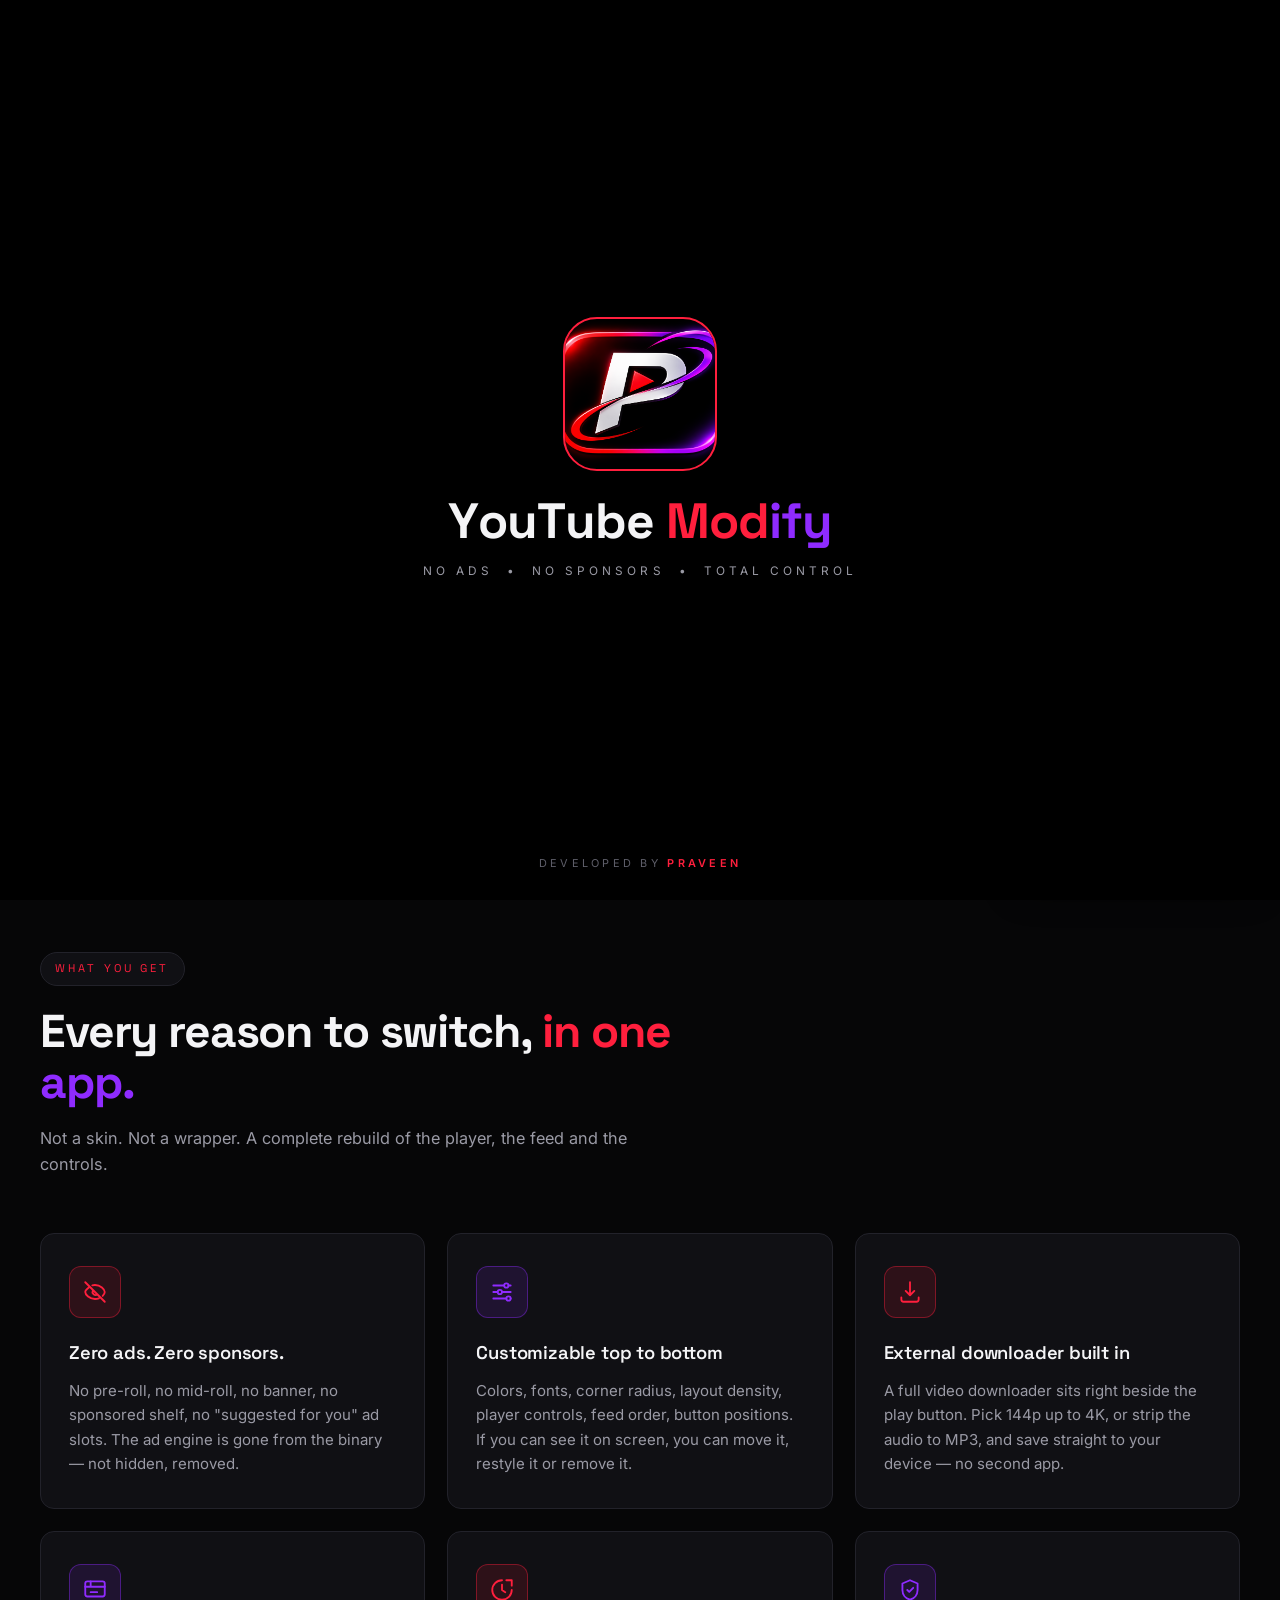
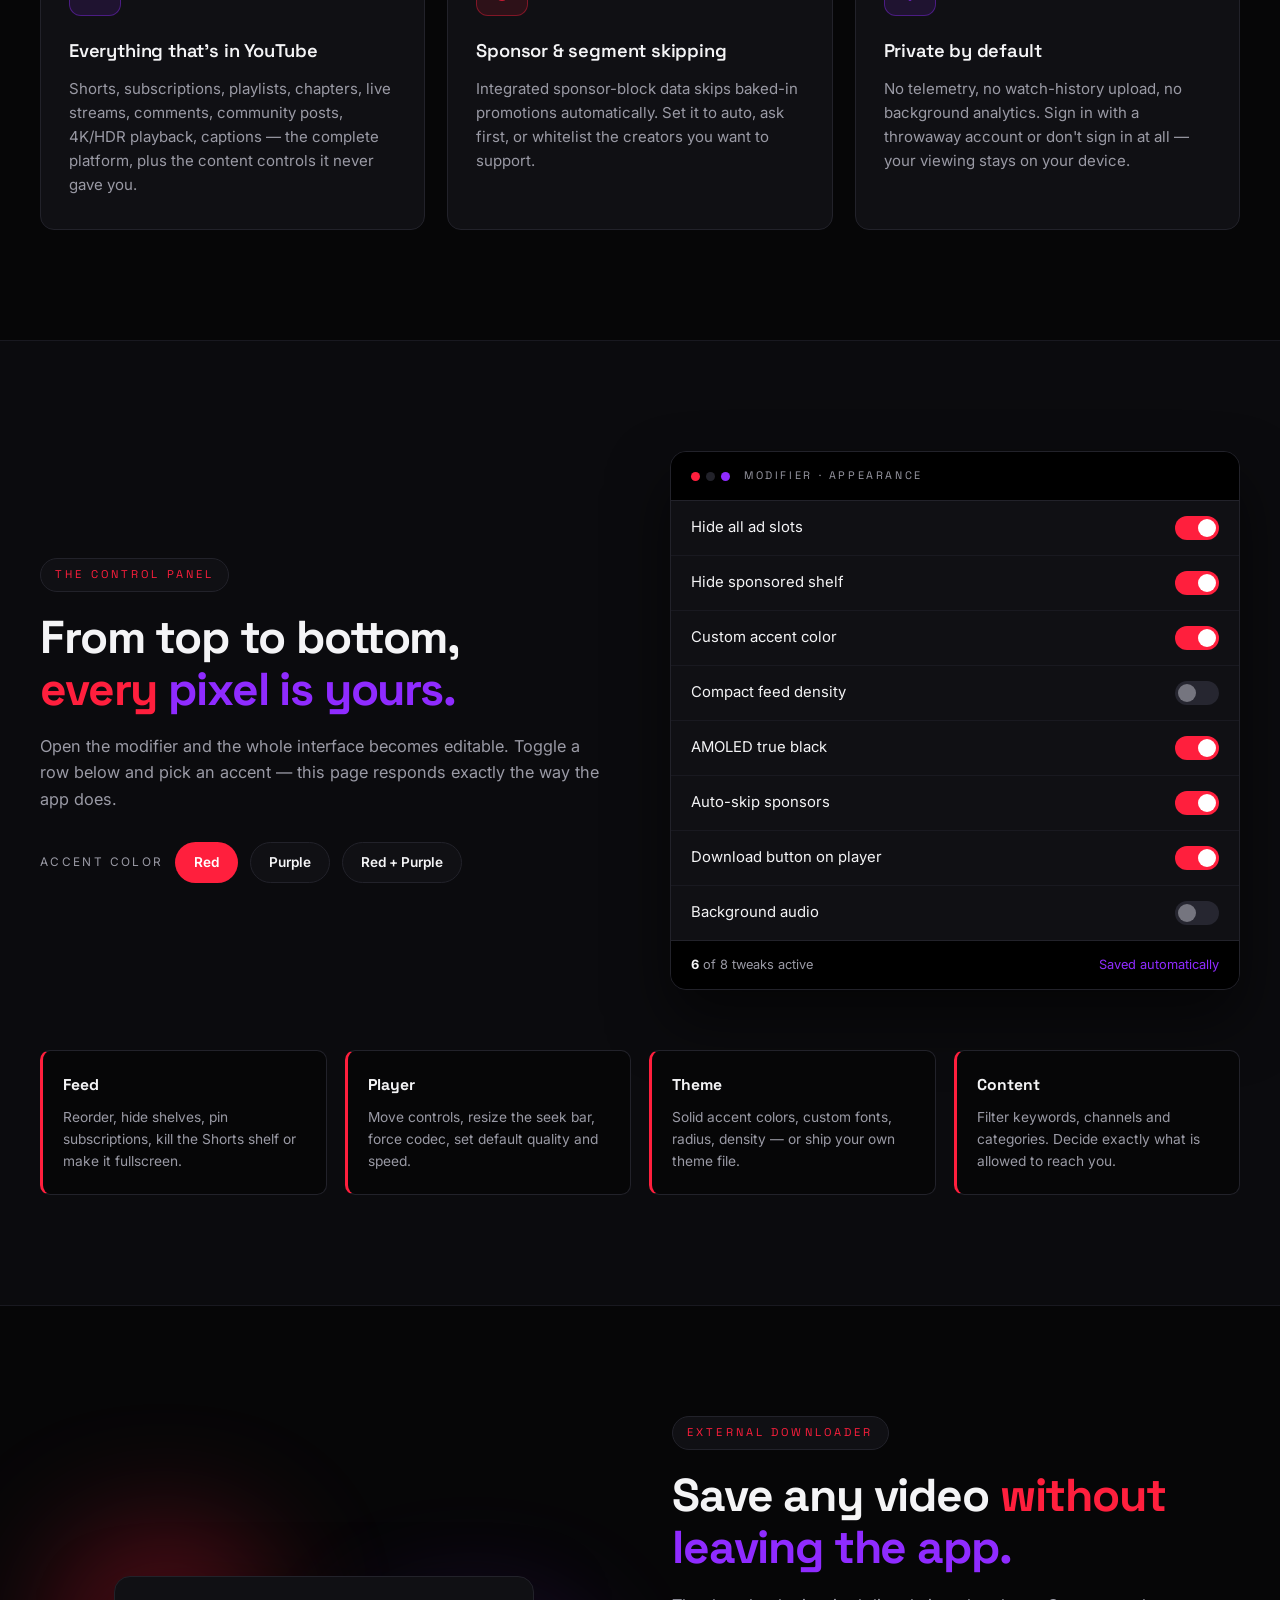
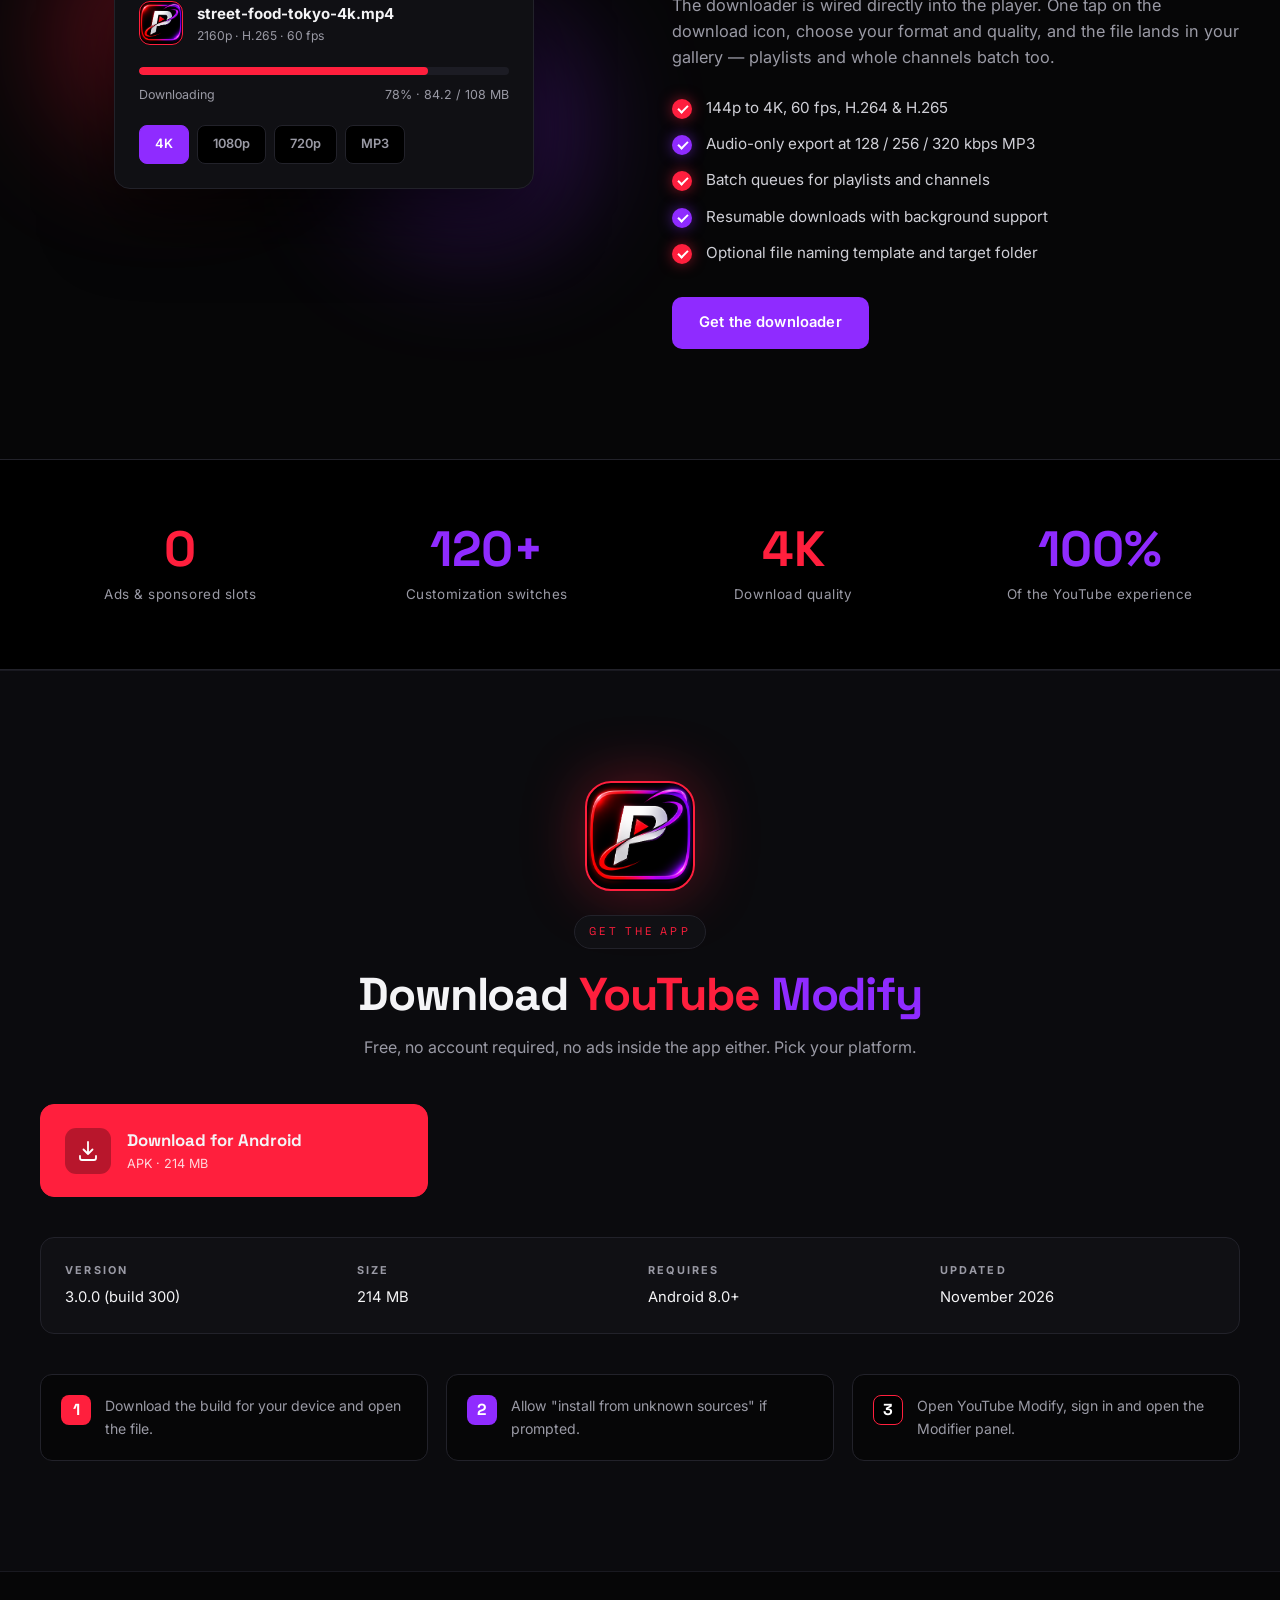
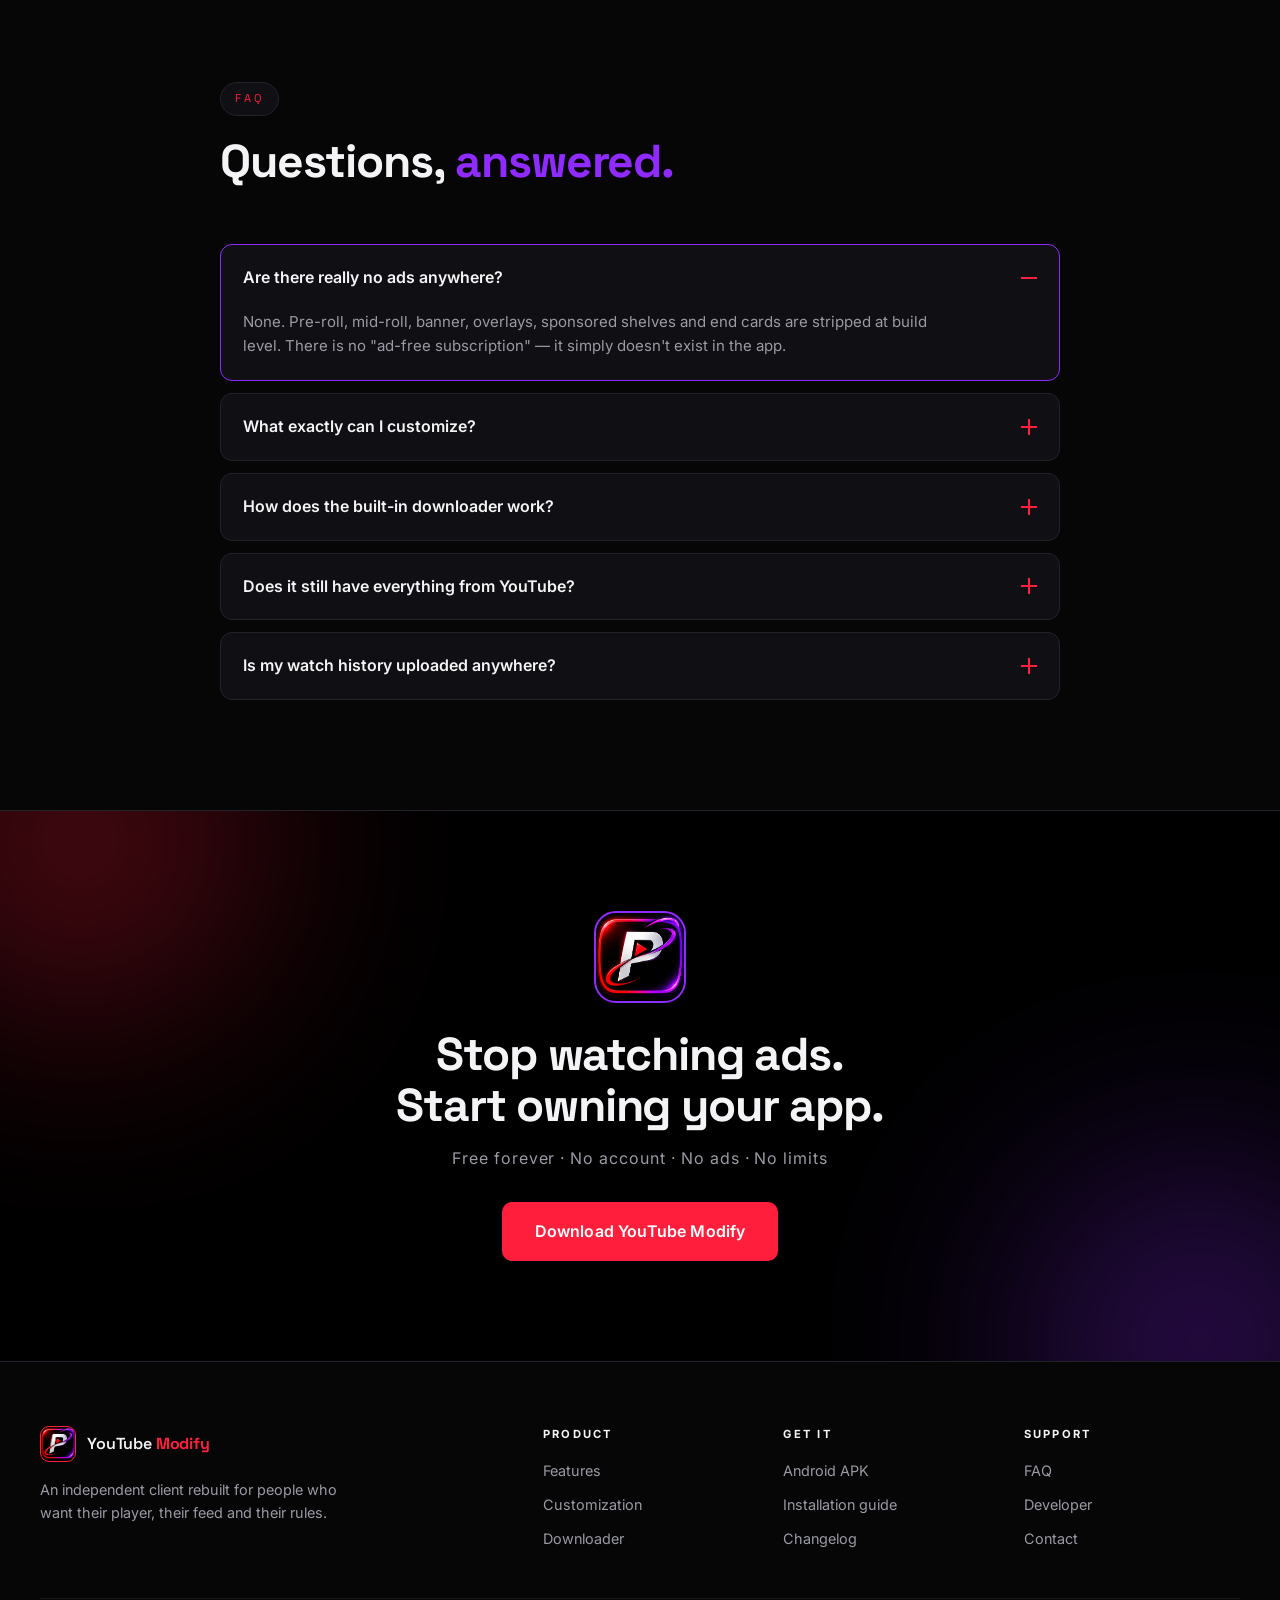
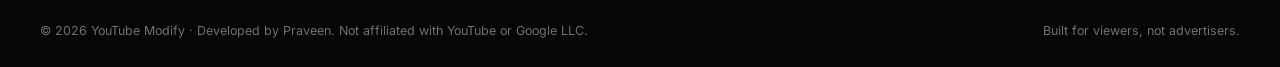
<file: index.html>
2<!DOCTYPE html>
<html lang="en">
<head>
<meta charset="UTF-8">
<meta name="viewport" content="width=device-width, initial-scale=1.0">
<title>YouTube Modify — Ad-Free. Fully Customizable.</title>
<meta name="description" content="YouTube Modify — zero ads, zero sponsored content, a built-in video downloader and total control over every pixel of your YouTube experience.">
<link rel="icon" href="logo.png" type="image/png">
<link rel="preconnect" href="https://fonts.googleapis.com">
<link rel="preconnect" href="https://fonts.gstatic.com" crossorigin>
<link href="https://fonts.googleapis.com/css2?family=Space+Grotesk:wght@500;600;700&family=Inter:wght@400;500;600&display=swap" rel="stylesheet">
<link rel="stylesheet" href="styles.css">
</head>
<body class="lock">

<!-- ============ INTRO ANIMATION ============ -->
<div class="intro" id="intro" aria-hidden="true">
  <div class="intro-panel intro-panel--top"></div>
  <div class="intro-panel intro-panel--bottom"></div>

  <div class="intro-core">
    <div class="intro-logo">
      <span class="intro-scan intro-scan--red"></span>
      <span class="intro-scan intro-scan--purple"></span>
      <img src="logo.png" alt="">
    </div>

    <h1 class="intro-title">
      <span class="ch">Y</span><span class="ch">o</span><span class="ch">u</span><span class="ch">T</span><span class="ch">u</span><span class="ch">b</span><span class="ch">e</span><span class="ch sp">&nbsp;</span><span class="ch acc">M</span><span class="ch acc">o</span><span class="ch acc">d</span><span class="ch acc">i</span><span class="ch acc">f</span><span class="ch acc">y</span>
    </h1>

    <p class="intro-sub">NO ADS &nbsp;•&nbsp; NO SPONSORS &nbsp;•&nbsp; TOTAL CONTROL</p>
  </div>

  <p class="intro-credit">Developed by <b>Praveen</b></p>
</div>

<!-- ============ HEADER ============ -->
<header class="nav" id="nav">
  <div class="wrap nav-inner">
    <a class="brand" href="#top">
      <img src="logo.png" alt="YouTube Modify logo">
      <span>YouTube&nbsp;<b>Modify</b></span>
    </a>

    <nav class="links" id="links">
      <a href="#features">Features</a>
      <a href="#control">Customize</a>
      <a href="#downloader">Downloader</a>
      <a href="#faq">FAQ</a>
      <a href="about.html">Developer</a>
    </nav>

    <div class="nav-cta">
      <a class="btn btn-red btn-sm" href="#download">Download</a>
      <button class="burger" id="burger" aria-label="Menu" type="button"><span></span><span></span><span></span></button>
    </div>
  </div>
</header>

<main id="top">

  <!-- ============ HERO ============ -->
  <section class="hero">
    <div class="hero-grid">
      <span class="tick tick-r"></span>
      <span class="tick tick-p"></span>
    </div>

    <div class="wrap hero-inner">
      <div class="hero-copy reveal">
        <span class="eyebrow">VERSION 3.0 &nbsp;/&nbsp; NOW AVAILABLE</span>
        <h1>YouTube, rebuilt the way <span class="hl-red">you</span> <span class="hl-purple">want it.</span></h1>
        <p class="lead">
          YouTube Modify strips out every ad and every sponsored slot, hands you the source code of
          your own experience, and drops a full external video downloader right inside the app.
          Nothing is locked. Everything is yours to change — from top to bottom.
        </p>

        <div class="hero-actions">
          <a class="btn btn-red btn-lg" href="#download">
            <svg viewBox="0 0 24 24" class="ico"><path d="M12 3v12m0 0 4.5-4.5M12 15l-4.5-4.5M4 17v2a2 2 0 0 0 2 2h12a2 2 0 0 0 2-2v-2"/></svg>
            Download the app
          </a>
          <a class="btn btn-ghost btn-lg" href="#features">See the features</a>
          <a class="btn btn-purple btn-lg" href="about.html">About developer</a>
        </div>

        <ul class="hero-meta">
          <li><b>0</b> ads, ever</li>
          <li><b>100%</b> customizable</li>
          <li><b>Built-in</b> downloader</li>
        </ul>
      </div>

      <div class="hero-visual reveal d2">
        <div class="frame">
          <span class="frame-edge frame-edge--red"></span>
          <span class="frame-edge frame-edge--purple"></span>
          <img src="logo.png" alt="YouTube Modify">
        </div>
        <div class="chip chip-1"><i class="dot-red"></i> Ads removed</div>
        <div class="chip chip-2"><i class="dot-purple"></i> Theme: custom</div>
        <div class="chip chip-3"><i class="dot-red"></i> 4K downloader ready</div>
      </div>
    </div>
  </section>

  <!-- ============ MARQUEE ============ -->
  <div class="marquee" aria-hidden="true">
    <div class="marquee-track">
      <span>NO ADS</span><span class="sep-red">●</span>
      <span>NO SPONSORED SLOTS</span><span class="sep-purple">●</span>
      <span>FULLY CUSTOMIZABLE</span><span class="sep-red">●</span>
      <span>BUILT-IN DOWNLOADER</span><span class="sep-purple">●</span>
      <span>EVERYTHING FROM YOUTUBE</span><span class="sep-red">●</span>
      <span>NO ADS</span><span class="sep-purple">●</span>
      <span>NO SPONSORED SLOTS</span><span class="sep-red">●</span>
      <span>FULLY CUSTOMIZABLE</span><span class="sep-purple">●</span>
      <span>BUILT-IN DOWNLOADER</span><span class="sep-red">●</span>
      <span>EVERYTHING FROM YOUTUBE</span><span class="sep-purple">●</span>
    </div>
  </div>

  <!-- ============ FEATURES ============ -->
  <section class="section" id="features">
    <div class="wrap">
      <div class="sec-head reveal">
        <span class="eyebrow">WHAT YOU GET</span>
        <h2>Every reason to switch, <span class="hl-red">in one</span> <span class="hl-purple">app.</span></h2>
        <p>Not a skin. Not a wrapper. A complete rebuild of the player, the feed and the controls.</p>
      </div>

      <div class="cards">
        <article class="card reveal">
          <span class="card-ico red">
            <svg viewBox="0 0 24 24"><path d="M3 3l18 18M9.5 5.8A9.6 9.6 0 0 1 12 5.5c5 0 9 4 9 6.5 0 1-.7 2.4-1.9 3.6M6.3 7.9C4.6 9.2 3 10.9 3 12c0 2.5 4 6.5 9 6.5 1.3 0 2.5-.3 3.6-.7M10 10.5a3 3 0 0 0 4 4"/></svg>
          </span>
          <h3>Zero ads. Zero sponsors.</h3>
          <p>No pre-roll, no mid-roll, no banner, no sponsored shelf, no "suggested for you" ad slots. The ad engine is gone from the binary — not hidden, removed.</p>
        </article>

        <article class="card reveal d2">
          <span class="card-ico purple">
            <svg viewBox="0 0 24 24"><path d="M4 6h10M18 6h2M4 12h4M12 12h8M4 18h12M20 18h0"/><circle cx="16" cy="6" r="2"/><circle cx="10" cy="12" r="2"/><circle cx="18" cy="18" r="2"/></svg>
          </span>
          <h3>Customizable top to bottom</h3>
          <p>Colors, fonts, corner radius, layout density, player controls, feed order, button positions. If you can see it on screen, you can move it, restyle it or remove it.</p>
        </article>

        <article class="card reveal d3">
          <span class="card-ico red">
            <svg viewBox="0 0 24 24"><path d="M12 3v12m0 0 4-4m-4 4-4-4M4 17v2a2 2 0 0 0 2 2h12a2 2 0 0 0 2-2v-2"/></svg>
          </span>
          <h3>External downloader built in</h3>
          <p>A full video downloader sits right beside the play button. Pick 144p up to 4K, or strip the audio to MP3, and save straight to your device — no second app.</p>
        </article>

        <article class="card reveal">
          <span class="card-ico purple">
            <svg viewBox="0 0 24 24"><rect x="3" y="4" width="18" height="14" rx="2"/><path d="M3 9h18M8 4v5M8 14h6"/></svg>
          </span>
          <h3>Everything that's in YouTube</h3>
          <p>Shorts, subscriptions, playlists, chapters, live streams, comments, community posts, 4K/HDR playback, captions — the complete platform, plus the content controls it never gave you.</p>
        </article>

        <article class="card reveal d2">
          <span class="card-ico red">
            <svg viewBox="0 0 24 24"><path d="M12 3a9 9 0 1 0 9 9"/><path d="M12 7v5l3 2M16 3h5v5"/></svg>
          </span>
          <h3>Sponsor &amp; segment skipping</h3>
          <p>Integrated sponsor-block data skips baked-in promotions automatically. Set it to auto, ask first, or whitelist the creators you want to support.</p>
        </article>

        <article class="card reveal d3">
          <span class="card-ico purple">
            <svg viewBox="0 0 24 24"><path d="M12 3l7 3v6c0 4.2-2.9 7.8-7 9-4.1-1.2-7-4.8-7-9V6z"/><path d="M9.5 12l1.8 1.8L15 10"/></svg>
          </span>
          <h3>Private by default</h3>
          <p>No telemetry, no watch-history upload, no background analytics. Sign in with a throwaway account or don't sign in at all — your viewing stays on your device.</p>
        </article>
      </div>
    </div>
  </section>

  <!-- ============ CUSTOMIZATION CONTROL PANEL ============ -->
  <section class="section section-alt" id="control">
    <div class="wrap control">
      <div class="control-copy reveal">
        <span class="eyebrow">THE CONTROL PANEL</span>
        <h2>From top to bottom,<br><span class="hl-red">every</span> <span class="hl-purple">pixel is yours.</span></h2>
        <p>
          Open the modifier and the whole interface becomes editable. Toggle a row below and pick an
          accent — this page responds exactly the way the app does.
        </p>

        <div class="swatches">
          <span class="swatch-label">Accent color</span>
          <button class="swatch sw-red is-on" data-accent="red" type="button">Red</button>
          <button class="swatch sw-purple" data-accent="purple" type="button">Purple</button>
          <button class="swatch sw-both" data-accent="both" type="button">Red + Purple</button>
        </div>
      </div>

      <div class="panel reveal d2">
        <div class="panel-head">
          <span class="panel-dots"><i></i><i></i><i></i></span>
          <span class="panel-title">MODIFIER · APPEARANCE</span>
        </div>

        <ul class="switches" id="switches">
          <li><span>Hide all ad slots</span><button class="sw is-on" type="button" aria-pressed="true"><i></i></button></li>
          <li><span>Hide sponsored shelf</span><button class="sw is-on" type="button" aria-pressed="true"><i></i></button></li>
          <li><span>Custom accent color</span><button class="sw is-on" type="button" aria-pressed="true"><i></i></button></li>
          <li><span>Compact feed density</span><button class="sw" type="button" aria-pressed="false"><i></i></button></li>
          <li><span>AMOLED true black</span><button class="sw is-on" type="button" aria-pressed="true"><i></i></button></li>
          <li><span>Auto-skip sponsors</span><button class="sw is-on" type="button" aria-pressed="true"><i></i></button></li>
          <li><span>Download button on player</span><button class="sw is-on" type="button" aria-pressed="true"><i></i></button></li>
          <li><span>Background audio</span><button class="sw" type="button" aria-pressed="false"><i></i></button></li>
        </ul>

        <div class="panel-foot">
          <span><b id="switchCount">6</b> of 8 tweaks active</span>
          <span class="save">Saved automatically</span>
        </div>
      </div>
    </div>

    <div class="wrap mod-grid">
      <div class="mod reveal"><b>Feed</b><p>Reorder, hide shelves, pin subscriptions, kill the Shorts shelf or make it fullscreen.</p></div>
      <div class="mod reveal d2"><b>Player</b><p>Move controls, resize the seek bar, force codec, set default quality and speed.</p></div>
      <div class="mod reveal d3"><b>Theme</b><p>Solid accent colors, custom fonts, radius, density — or ship your own theme file.</p></div>
      <div class="mod reveal d4"><b>Content</b><p>Filter keywords, channels and categories. Decide exactly what is allowed to reach you.</p></div>
    </div>
  </section>

  <!-- ============ DOWNLOADER ============ -->
  <section class="section" id="downloader">
    <div class="wrap split">
      <div class="split-visual reveal">
        <div class="dl-card">
          <div class="dl-top">
            <img src="logo.png" alt="">
            <div>
              <b>street-food-tokyo-4k.mp4</b>
              <span>2160p · H.265 · 60 fps</span>
            </div>
          </div>
          <div class="dl-bar"><i></i></div>
          <div class="dl-stats">
            <span>Downloading</span>
            <span>78% · 84.2 / 108 MB</span>
          </div>
          <div class="dl-opts">
            <button class="opt is-on" type="button">4K</button>
            <button class="opt" type="button">1080p</button>
            <button class="opt" type="button">720p</button>
            <button class="opt" type="button">MP3</button>
          </div>
        </div>
        <span class="dl-glow dl-glow--red"></span>
        <span class="dl-glow dl-glow--purple"></span>
      </div>

      <div class="split-copy reveal d2">
        <span class="eyebrow">EXTERNAL DOWNLOADER</span>
        <h2>Save any video <span class="hl-red">without</span> <span class="hl-purple">leaving the app.</span></h2>
        <p>
          The downloader is wired directly into the player. One tap on the download icon, choose your
          format and quality, and the file lands in your gallery — playlists and whole channels batch too.
        </p>
        <ul class="checks">
          <li>144p to 4K, 60 fps, H.264 &amp; H.265</li>
          <li>Audio-only export at 128 / 256 / 320 kbps MP3</li>
          <li>Batch queues for playlists and channels</li>
          <li>Resumable downloads with background support</li>
          <li>Optional file naming template and target folder</li>
        </ul>
        <a class="btn btn-purple" href="#download">Get the downloader</a>
      </div>
    </div>
  </section>

  <!-- ============ STATS ============ -->
  <section class="stats">
    <div class="wrap stats-inner">
      <div class="stat reveal"><b>0</b><span>Ads &amp; sponsored slots</span></div>
      <div class="stat reveal d2"><b>120+</b><span>Customization switches</span></div>
      <div class="stat reveal d3"><b>4K</b><span>Download quality</span></div>
      <div class="stat reveal d4"><b>100%</b><span>Of the YouTube experience</span></div>
    </div>
  </section>

  <!-- ============ DOWNLOAD ============ -->
  <section class="section section-alt" id="download">
    <div class="wrap dl-wrap">
      <div class="dl-head reveal">
        <img src="logo.png" alt="YouTube Modify">
        <span class="eyebrow">GET THE APP</span>
        <h2>Download <span class="hl-red">YouTube</span> <span class="hl-purple">Modify</span></h2>
        <p>Free, no account required, no ads inside the app either. Pick your platform.</p>
      </div>

      <div class="dl-buttons reveal d2">
        <a class="big-btn big-red" href="https://github.com/Praveendev629/mytube/releases/download/Mytube/mytube.apk">
          <span class="big-ico">
            <svg viewBox="0 0 24 24"><path d="M12 3v12m0 0 4.5-4.5M12 15l-4.5-4.5M4 17v2a2 2 0 0 0 2 2h12a2 2 0 0 0 2-2v-2"/></svg>
          </span>
          <span class="big-txt">
            <b>Download for Android</b>
            <i>APK · 214 MB</i>
          </span>
        </a>
      </div>

      <div class="dl-info reveal d3">
        <div><b>Version</b><span>3.0.0 (build 300)</span></div>
        <div><b>Size</b><span>214 MB</span></div>
        <div><b>Requires</b><span>Android 8.0+</span></div>
        <div><b>Updated</b><span>November 2026</span></div>
      </div>

      <ol class="steps reveal d4">
        <li><b>1</b><span>Download the build for your device and open the file.</span></li>
        <li><b>2</b><span>Allow "install from unknown sources" if prompted.</span></li>
        <li><b>3</b><span>Open YouTube Modify, sign in and open the Modifier panel.</span></li>
      </ol>
    </div>
  </section>

  <!-- ============ FAQ ============ -->
  <section class="section" id="faq">
    <div class="wrap narrow">
      <div class="sec-head reveal">
        <span class="eyebrow">FAQ</span>
        <h2>Questions, <span class="hl-purple">answered.</span></h2>
      </div>

      <div class="faq reveal d2">
        <details open>
          <summary>Are there really no ads anywhere?<i></i></summary>
          <p>None. Pre-roll, mid-roll, banner, overlays, sponsored shelves and end cards are stripped at build level. There is no "ad-free subscription" — it simply doesn't exist in the app.</p>
        </details>
        <details>
          <summary>What exactly can I customize?<i></i></summary>
          <p>Everything visible: theme colors, fonts, radius, density, player controls and their positions, feed order, hidden shelves, Shorts behaviour, default quality, notification rules and content filters — 120+ switches plus custom theme files.</p>
        </details>
        <details>
          <summary>How does the built-in downloader work?<i></i></summary>
          <p>Tap the download icon on any player, choose 144p–4K video or MP3 audio, and the file is saved to your chosen folder. Playlists and channels can be queued in batch with resumable background downloads.</p>
        </details>
        <details>
          <summary>Does it still have everything from YouTube?<i></i></summary>
          <p>Yes — Shorts, subscriptions, playlists, chapters, live streams, comments, community posts, captions, HDR and 4K playback. You get the entire platform plus controls the official app doesn't expose.</p>
        </details>
        <details>
          <summary>Is my watch history uploaded anywhere?<i></i></summary>
          <p>No. There is no telemetry or analytics SDK. History and downloads stay on your device, and you can use the app without signing in at all.</p>
        </details>
      </div>
    </div>
  </section>

  <!-- ============ FINAL CTA ============ -->
  <section class="cta">
    <div class="wrap cta-inner reveal">
      <img src="logo.png" alt="">
      <h2>Stop watching ads.<br>Start owning your app.</h2>
      <p>Free forever · No account · No ads · No limits</p>
      <a class="btn btn-red btn-lg" href="#download">Download YouTube Modify</a>
    </div>
  </section>

</main>

<footer class="foot">
  <div class="wrap foot-inner">
    <div class="foot-brand">
      <a class="brand" href="#top"><img src="logo.png" alt=""><span>YouTube&nbsp;<b>Modify</b></span></a>
      <p>An independent client rebuilt for people who want their player, their feed and their rules.</p>
    </div>

    <div class="foot-cols">
      <div><b>Product</b><a href="#features">Features</a><a href="#control">Customization</a><a href="#downloader">Downloader</a></div>
      <div><b>Get it</b><a href="#download">Android APK</a><a href="#download">Installation guide</a><a href="#download">Changelog</a></div>
      <div><b>Support</b><a href="#faq">FAQ</a><a href="about.html">Developer</a><a href="#faq">Contact</a></div>
    </div>
  </div>
  <div class="wrap foot-bar">
    <span>© 2026 YouTube Modify · Developed by Praveen. Not affiliated with YouTube or Google LLC.</span>
    <span>Built for viewers, not advertisers.</span>
  </div>
</footer>

<a class="watermark" href="about.html">
  <img src="logo.png" alt="">
  Developed by <b>Praveen</b>
</a>

<script src="script.js"></script>
</body>
</html>
</file>
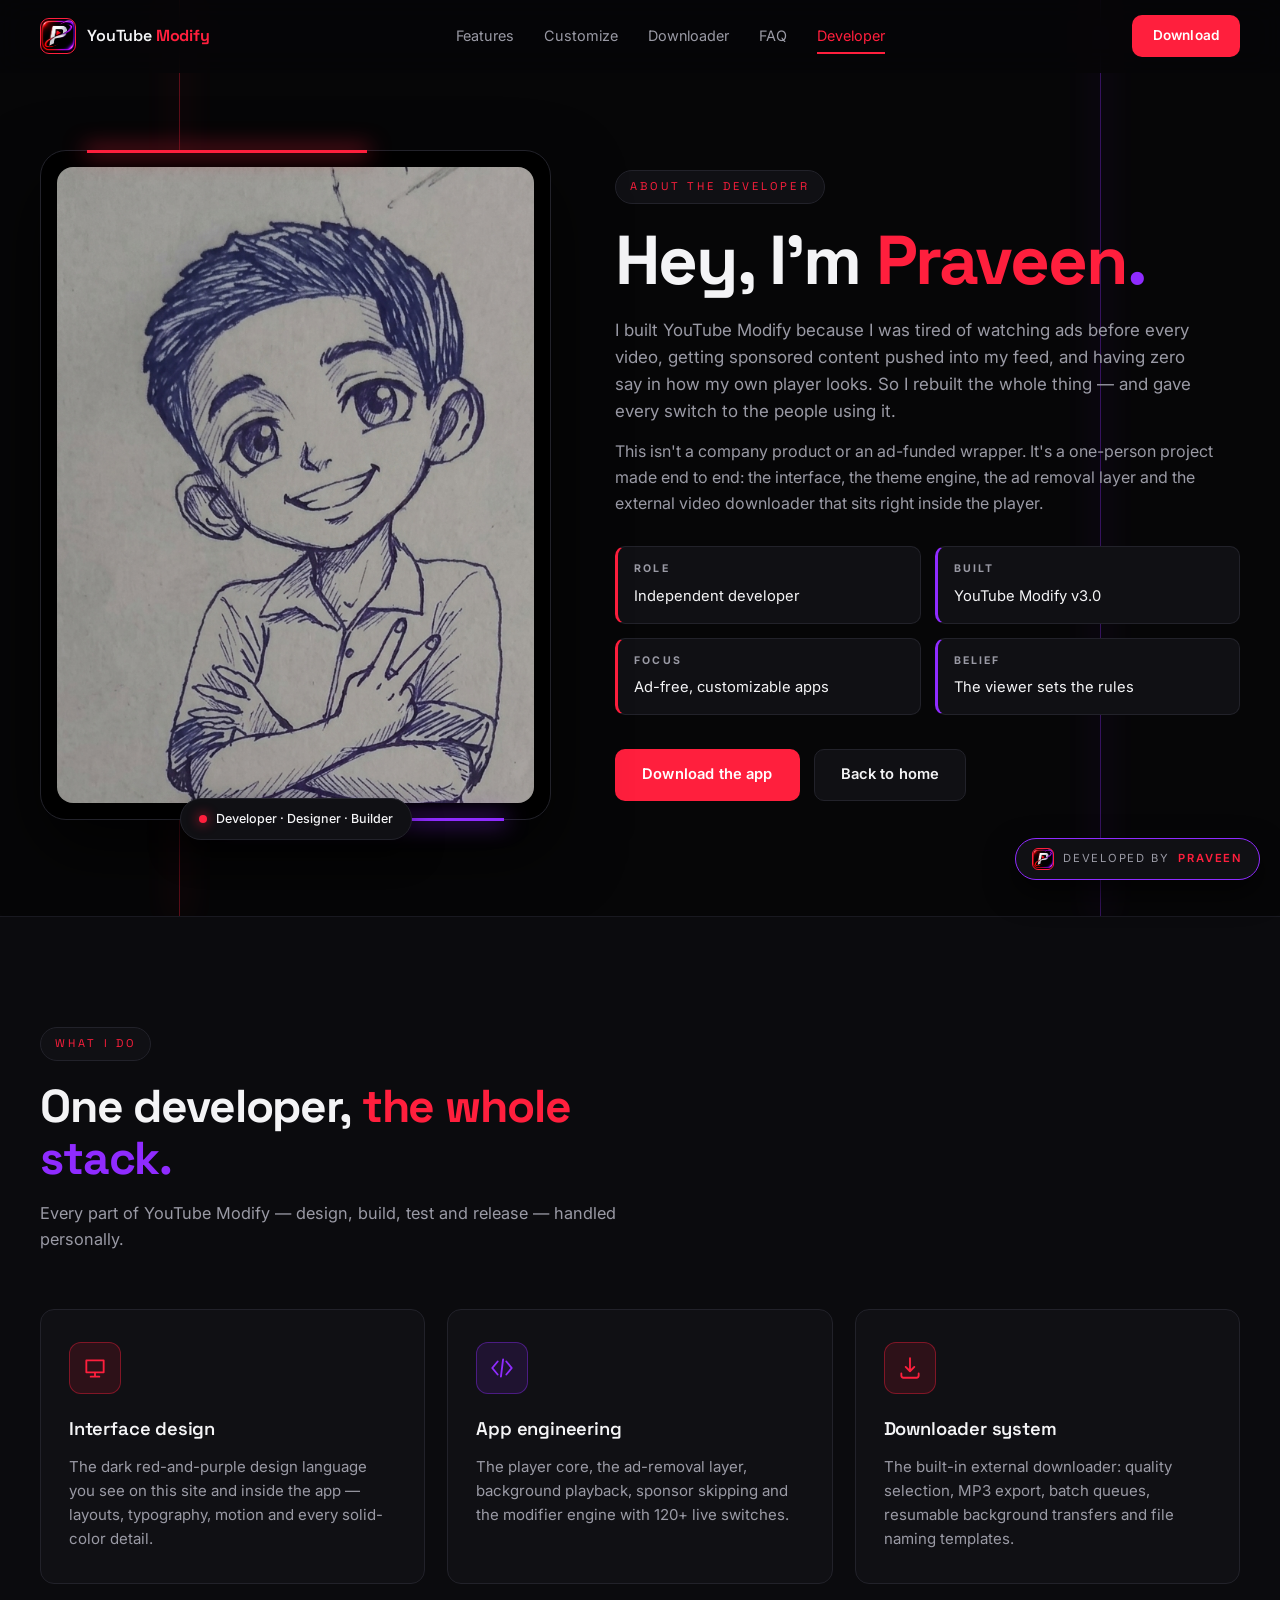
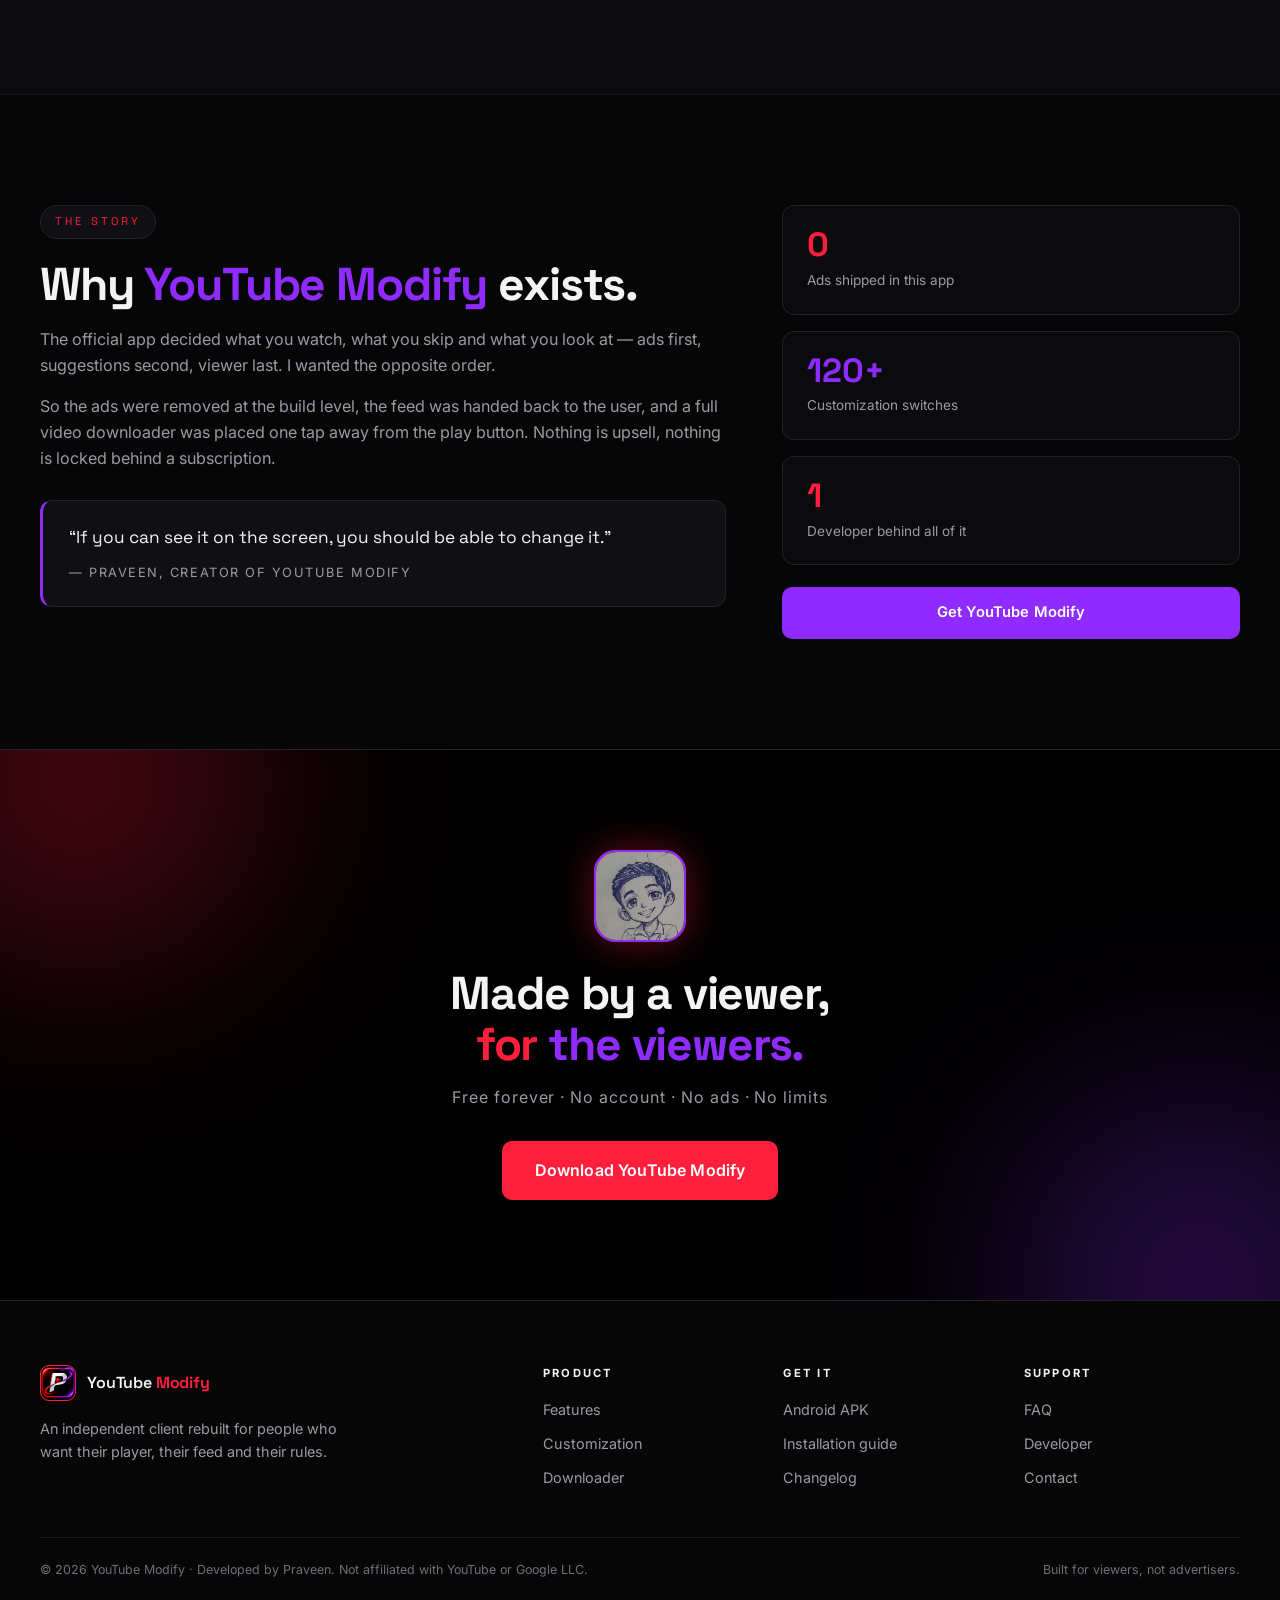
<file: about.html>
<!DOCTYPE html>
<html lang="en">
<head>
<meta charset="UTF-8">
<meta name="viewport" content="width=device-width, initial-scale=1.0">
<title>About the Developer — YouTube Modify</title>
<meta name="description" content="Meet Praveen, the developer behind YouTube Modify.">
<link rel="icon" href="logo.png" type="image/png">
<link rel="preconnect" href="https://fonts.googleapis.com">
<link rel="preconnect" href="https://fonts.gstatic.com" crossorigin>
<link href="https://fonts.googleapis.com/css2?family=Space+Grotesk:wght@500;600;700&family=Inter:wght@400;500;600&display=swap" rel="stylesheet">
<link rel="stylesheet" href="styles.css">
</head>
<body>

<header class="nav is-stuck" id="nav">
  <div class="wrap nav-inner">
    <a class="brand" href="index.html">
      <img src="logo.png" alt="YouTube Modify logo">
      <span>YouTube&nbsp;<b>Modify</b></span>
    </a>

    <nav class="links" id="links">
      <a href="index.html#features">Features</a>
      <a href="index.html#control">Customize</a>
      <a href="index.html#downloader">Downloader</a>
      <a href="index.html#faq">FAQ</a>
      <a href="about.html" class="is-active">Developer</a>
    </nav>

    <div class="nav-cta">
      <a class="btn btn-red btn-sm" href="index.html#download">Download</a>
      <button class="burger" id="burger" aria-label="Menu" type="button"><span></span><span></span><span></span></button>
    </div>
  </div>
</header>

<main>

  <!-- ============ ABOUT HERO ============ -->
  <section class="about-hero">
    <div class="about-deco">
      <span class="about-line about-line--red"></span>
      <span class="about-line about-line--purple"></span>
    </div>

    <div class="wrap about-grid">
      <div class="about-photo reveal">
        <div class="photo-frame">
          <span class="photo-edge photo-edge--red"></span>
          <span class="photo-edge photo-edge--purple"></span>
          <img src="creator.png" alt="Praveen — developer of YouTube Modify">
        </div>
        <div class="photo-tag"><i class="dot-red"></i> Developer · Designer · Builder</div>
      </div>

      <div class="about-copy reveal d2">
        <span class="eyebrow">ABOUT THE DEVELOPER</span>
        <h1>Hey, I'm <span class="hl-red">Praveen</span><span class="hl-purple">.</span></h1>
        <p class="lead">
          I built YouTube Modify because I was tired of watching ads before every video,
          getting sponsored content pushed into my feed, and having zero say in how my own
          player looks. So I rebuilt the whole thing — and gave every switch to the people using it.
        </p>
        <p>
          This isn't a company product or an ad-funded wrapper. It's a one-person project
          made end to end: the interface, the theme engine, the ad removal layer and the
          external video downloader that sits right inside the player.
        </p>

        <ul class="about-facts">
          <li><b>Role</b><span>Independent developer</span></li>
          <li><b>Built</b><span>YouTube Modify v3.0</span></li>
          <li><b>Focus</b><span>Ad-free, customizable apps</span></li>
          <li><b>Belief</b><span>The viewer sets the rules</span></li>
        </ul>

        <div class="hero-actions">
          <a class="btn btn-red" href="index.html#download">Download the app</a>
          <a class="btn btn-ghost" href="index.html">Back to home</a>
        </div>
      </div>
    </div>
  </section>

  <!-- ============ SKILLS ============ -->
  <section class="section section-alt">
    <div class="wrap">
      <div class="sec-head reveal">
        <span class="eyebrow">WHAT I DO</span>
        <h2>One developer, <span class="hl-red">the whole</span> <span class="hl-purple">stack.</span></h2>
        <p>Every part of YouTube Modify — design, build, test and release — handled personally.</p>
      </div>

      <div class="cards">
        <article class="card reveal">
          <span class="card-ico red">
            <svg viewBox="0 0 24 24"><path d="M4 5h16v11H4zM8 20h8M12 16v4"/></svg>
          </span>
          <h3>Interface design</h3>
          <p>The dark red-and-purple design language you see on this site and inside the app — layouts, typography, motion and every solid-color detail.</p>
        </article>

        <article class="card reveal d2">
          <span class="card-ico purple">
            <svg viewBox="0 0 24 24"><path d="M8 6 3 12l5 6M16 6l5 6-5 6M13 4l-2 16"/></svg>
          </span>
          <h3>App engineering</h3>
          <p>The player core, the ad-removal layer, background playback, sponsor skipping and the modifier engine with 120+ live switches.</p>
        </article>

        <article class="card reveal d3">
          <span class="card-ico red">
            <svg viewBox="0 0 24 24"><path d="M12 3v12m0 0 4-4m-4 4-4-4M4 17v2a2 2 0 0 0 2 2h12a2 2 0 0 0 2-2v-2"/></svg>
          </span>
          <h3>Downloader system</h3>
          <p>The built-in external downloader: quality selection, MP3 export, batch queues, resumable background transfers and file naming templates.</p>
        </article>
      </div>
    </div>
  </section>

  <!-- ============ STORY ============ -->
  <section class="section">
    <div class="wrap story">
      <div class="story-copy reveal">
        <span class="eyebrow">THE STORY</span>
        <h2>Why <span class="hl-purple">YouTube Modify</span> exists.</h2>
        <p>
          The official app decided what you watch, what you skip and what you look at —
          ads first, suggestions second, viewer last. I wanted the opposite order.
        </p>
        <p>
          So the ads were removed at the build level, the feed was handed back to the user,
          and a full video downloader was placed one tap away from the play button.
          Nothing is upsell, nothing is locked behind a subscription.
        </p>
        <blockquote>
          “If you can see it on the screen, you should be able to change it.”
          <cite>— Praveen, creator of YouTube Modify</cite>
        </blockquote>
      </div>

      <div class="story-side reveal d2">
        <div class="story-stat"><b>0</b><span>Ads shipped in this app</span></div>
        <div class="story-stat"><b>120+</b><span>Customization switches</span></div>
        <div class="story-stat"><b>1</b><span>Developer behind all of it</span></div>
        <a class="btn btn-purple" href="index.html#download">Get YouTube Modify</a>
      </div>
    </div>
  </section>

  <!-- ============ CTA ============ -->
  <section class="cta">
    <div class="wrap cta-inner reveal">
      <img src="creator.png" alt="Praveen" class="cta-avatar">
      <h2>Made by a viewer,<br><span class="hl-red">for</span> <span class="hl-purple">the viewers.</span></h2>
      <p>Free forever · No account · No ads · No limits</p>
      <a class="btn btn-red btn-lg" href="index.html#download">Download YouTube Modify</a>
    </div>
  </section>

</main>

<footer class="foot">
  <div class="wrap foot-inner">
    <div class="foot-brand">
      <a class="brand" href="index.html"><img src="logo.png" alt=""><span>YouTube&nbsp;<b>Modify</b></span></a>
      <p>An independent client rebuilt for people who want their player, their feed and their rules.</p>
    </div>

    <div class="foot-cols">
      <div><b>Product</b><a href="index.html#features">Features</a><a href="index.html#control">Customization</a><a href="index.html#downloader">Downloader</a></div>
      <div><b>Get it</b><a href="index.html#download">Android APK</a><a href="index.html#download">Installation guide</a><a href="index.html#faq">Changelog</a></div>
      <div><b>Support</b><a href="index.html#faq">FAQ</a><a href="about.html">Developer</a><a href="index.html#faq">Contact</a></div>
    </div>
  </div>
  <div class="wrap foot-bar">
    <span>© 2026 YouTube Modify · Developed by Praveen. Not affiliated with YouTube or Google LLC.</span>
    <span>Built for viewers, not advertisers.</span>
  </div>
</footer>

<a class="watermark" href="about.html">
  <img src="logo.png" alt="">
  Developed by <b>Praveen</b>
</a>

<script src="script.js"></script>
</body>
</html>
</file>
<file: styles.css>
/* ============================================================
   YouTube Modify — launch site
   Solid colors only. Red / Purple / Black. No gradients.
   ============================================================ */

:root{
  --black:#000000;
  --bg:#060607;
  --bg-alt:#0b0b0e;
  --panel:#101014;
  --line:#22222a;
  --line-soft:#191920;
  --red:#ff1f3d;
  --red-dim:#c8142e;
  --purple:#8f2bff;
  --purple-dim:#6a1ed1;
  --white:#f4f4f6;
  --muted:#9a9aa5;
  --accent:var(--red);
  --accent2:var(--purple);
  --r:14px;
  --wrap:1200px;
}

*{margin:0;padding:0;box-sizing:border-box}
html{scroll-behavior:smooth}
body{
  background:var(--bg);
  color:var(--white);
  font-family:"Inter",system-ui,-apple-system,"Segoe UI",sans-serif;
  line-height:1.6;
  overflow-x:hidden;
  -webkit-font-smoothing:antialiased;
}
body.lock{overflow:hidden;height:100vh}
img{max-width:100%;display:block}
a{color:inherit;text-decoration:none}
button{font:inherit;cursor:pointer;border:none;background:none;color:inherit}
h1,h2,h3,.brand,.eyebrow,.stat b,.intro-title{font-family:"Space Grotesk","Inter",sans-serif}
h1{font-size:clamp(2.4rem,5.4vw,4.4rem);line-height:1.06;letter-spacing:-.03em;font-weight:700}
h2{font-size:clamp(1.9rem,3.6vw,3rem);line-height:1.12;letter-spacing:-.025em;font-weight:700}
h3{font-size:1.15rem;letter-spacing:-.01em;font-weight:600}
p{color:var(--muted)}
.wrap{width:min(100% - 40px,var(--wrap));margin-inline:auto}
.narrow{max-width:840px}
.hl-red{color:var(--red)}
.hl-purple{color:var(--purple)}

/* ---------------- INTRO ---------------- */
.intro{
  position:fixed;inset:0;z-index:999;
  display:grid;place-items:center;
  pointer-events:auto;
}
.intro-panel{
  position:absolute;left:0;width:100%;height:50.5%;
  background:var(--black);
  transition:transform .75s cubic-bezier(.76,0,.24,1),box-shadow .25s ease;
}
.intro-panel--top{top:0;transform:translateY(0)}
.intro-panel--bottom{bottom:0;transform:translateY(0)}
.intro.is-closing .intro-panel--top{transform:translateY(-101%);box-shadow:0 2px 0 var(--red)}
.intro.is-closing .intro-panel--bottom{transform:translateY(101%);box-shadow:0 -2px 0 var(--purple)}
.intro.is-closing{pointer-events:none}

.intro-core{
  position:relative;z-index:2;text-align:center;
  transition:opacity .3s ease,transform .5s ease;
}
.intro.is-closing .intro-core{opacity:0;transform:scale(.96)}

.intro-logo{
  position:relative;width:150px;height:150px;margin:0 auto 26px;
  border-radius:32px;overflow:hidden;
  outline:2px solid var(--red);
  animation:logoIn .8s cubic-bezier(.16,1,.3,1) .5s both;
}
.intro-logo img{width:100%;height:100%;object-fit:cover}
.intro-scan{position:absolute;top:0;height:100%;width:6px;opacity:.95}
.intro-scan--red{left:-10px;background:var(--red);animation:scanR .9s ease-out 1.5s both}
.intro-scan--purple{right:-10px;background:var(--purple);animation:scanP .9s ease-out 1.5s both}
@keyframes logoIn{
  from{opacity:0;transform:scale(.6) rotate(-8deg)}
  to{opacity:1;transform:scale(1) rotate(0)}
}
@keyframes scanR{0%{left:-10px;opacity:1}70%{opacity:.9}100%{left:110%;opacity:0}}
@keyframes scanP{0%{right:-10px;opacity:1}70%{opacity:.9}100%{right:110%;opacity:0}}

.intro-title{
  font-size:clamp(1.7rem,5vw,3.1rem);font-weight:700;letter-spacing:-.02em;
  display:flex;justify-content:center;flex-wrap:wrap;
}
.intro-title .ch{
  display:inline-block;opacity:0;transform:translateY(24px) rotateX(-60deg);
  animation:chIn .5s cubic-bezier(.16,1,.3,1) forwards;
}
.intro-title .acc{color:var(--red)}
.intro-title .ch:nth-child(1){animation-delay:2.15s}
.intro-title .ch:nth-child(2){animation-delay:2.21s}
.intro-title .ch:nth-child(3){animation-delay:2.27s}
.intro-title .ch:nth-child(4){animation-delay:2.33s}
.intro-title .ch:nth-child(5){animation-delay:2.39s}
.intro-title .ch:nth-child(6){animation-delay:2.45s}
.intro-title .ch:nth-child(7){animation-delay:2.51s}
.intro-title .ch:nth-child(8){animation-delay:2.55s}
.intro-title .ch:nth-child(9){animation-delay:2.62s;color:var(--red)}
.intro-title .ch:nth-child(10){animation-delay:2.67s;color:var(--red)}
.intro-title .ch:nth-child(11){animation-delay:2.72s;color:var(--red)}
.intro-title .ch:nth-child(12){animation-delay:2.77s;color:var(--purple)}
.intro-title .ch:nth-child(13){animation-delay:2.82s;color:var(--purple)}
.intro-title .ch:nth-child(14){animation-delay:2.87s;color:var(--purple)}
@keyframes chIn{to{opacity:1;transform:translateY(0) rotateX(0)}}

.intro-sub{
  margin-top:14px;font-size:.74rem;letter-spacing:.34em;color:var(--muted);
  opacity:0;animation:fadeUp .6s ease 3.3s forwards;
}
@keyframes fadeUp{from{opacity:0;transform:translateY(10px)}to{opacity:1;transform:none}}

.intro-credit{
  position:absolute;left:0;bottom:28px;width:100%;z-index:3;text-align:center;
  font-size:.68rem;letter-spacing:.3em;text-transform:uppercase;color:#5f5f6a;
  opacity:0;animation:fadeUp .7s ease 4.1s forwards;
}
.intro-credit b{color:var(--red);font-weight:600;letter-spacing:.3em}
.intro.is-closing .intro-credit{animation:none;opacity:0;transition:opacity .3s ease}

/* ---------------- NAV ---------------- */
.nav{
  position:fixed;top:0;left:0;width:100%;z-index:100;
  background:rgba(6,6,7,.86);
  border-bottom:1px solid transparent;
  transition:.3s;
  backdrop-filter:blur(14px);
}
.nav.is-stuck{border-bottom-color:var(--line);background:rgba(4,4,5,.96)}
.nav-inner{display:flex;align-items:center;justify-content:space-between;height:72px;gap:20px}
.brand{display:flex;align-items:center;gap:11px;font-size:1rem;font-weight:600;letter-spacing:-.01em}
.brand img{width:36px;height:36px;border-radius:9px;outline:1.5px solid var(--red);outline-offset:-1.5px}
.brand b{color:var(--red);font-weight:700}
.links{display:flex;gap:30px}
.links a{font-size:.9rem;color:var(--muted);transition:.2s;position:relative;padding:6px 0}
.links a::after{content:"";position:absolute;left:0;bottom:0;width:0;height:2px;background:var(--accent);transition:.25s}
.links a:hover{color:var(--white)}
.links a:hover::after{width:100%}
.nav-cta{display:flex;align-items:center;gap:12px}
.burger{display:none;flex-direction:column;gap:5px;padding:6px;border-radius:8px;transition:background .25s}
.burger span{width:22px;height:2px;background:var(--purple);transition:transform .3s cubic-bezier(.6,0,.2,1),opacity .2s ease,background .25s}
.burger:hover span{background:var(--red)}
.burger.is-open span{background:var(--red)}
.burger.is-open span:nth-child(1){transform:translateY(7px) rotate(45deg)}
.burger.is-open span:nth-child(2){opacity:0;transform:scaleX(.2)}
.burger.is-open span:nth-child(3){transform:translateY(-7px) rotate(-45deg)}

/* ---------------- BUTTONS ---------------- */
.btn{
  display:inline-flex;align-items:center;gap:10px;justify-content:center;
  font-weight:600;font-size:.92rem;letter-spacing:.01em;
  padding:13px 26px;border-radius:10px;
  transition:transform .2s ease,box-shadow .2s ease,background .2s ease,border-color .2s ease;
  border:1px solid transparent;
}
.btn .ico{width:18px;height:18px;fill:none;stroke:currentColor;stroke-width:2;stroke-linecap:round;stroke-linejoin:round}
.btn-red{background:var(--red);color:#fff}
.btn-red:hover{background:var(--red-dim);transform:translateY(-2px);box-shadow:0 10px 26px rgba(255,31,61,.32)}
.btn-purple{background:var(--purple);color:#fff}
.btn-purple:hover{background:var(--purple-dim);transform:translateY(-2px);box-shadow:0 10px 26px rgba(143,43,255,.32)}
.btn-ghost{border-color:var(--line);color:var(--white);background:var(--panel)}
.btn-ghost:hover{border-color:var(--purple);transform:translateY(-2px)}
.btn-sm{padding:9px 20px;font-size:.85rem}
.btn-lg{padding:16px 32px;font-size:1rem}

.eyebrow{
  display:inline-block;font-size:.7rem;letter-spacing:.28em;text-transform:uppercase;
  color:var(--accent);border:1px solid var(--line);
  padding:7px 14px;border-radius:999px;margin-bottom:20px;background:var(--panel);
}

/* ---------------- HERO ---------------- */
.hero{position:relative;padding:150px 0 90px;overflow:hidden;background:var(--bg)}
.hero-grid{position:absolute;inset:0;pointer-events:none}
.tick{position:absolute;top:0;height:100%;width:1px;background:var(--line-soft)}
.tick-r{left:12%;background:var(--red);opacity:.35;box-shadow:0 0 30px 4px rgba(255,31,61,.35)}
.tick-p{right:12%;background:var(--purple);opacity:.35;box-shadow:0 0 30px 4px rgba(143,43,255,.35)}
.hero-inner{position:relative;display:grid;grid-template-columns:1.15fr .85fr;gap:60px;align-items:center}
.lead{font-size:1.06rem;max-width:600px;margin-top:22px}
.hero-actions{display:flex;flex-wrap:wrap;gap:14px;margin-top:34px}
.hero-meta{display:flex;flex-wrap:wrap;gap:26px;margin-top:36px;list-style:none}
.hero-meta li{font-size:.88rem;color:var(--muted);padding-left:14px;border-left:2px solid var(--line)}
.hero-meta li:nth-child(1){border-left-color:var(--red)}
.hero-meta li:nth-child(2){border-left-color:var(--purple)}
.hero-meta li:nth-child(3){border-left-color:var(--red)}
.hero-meta b{display:block;color:var(--white);font-size:1.15rem;font-family:"Space Grotesk",sans-serif}

.hero-visual{position:relative;display:grid;place-items:center;min-height:400px}
.frame{position:relative;width:min(100%,360px);aspect-ratio:1;border-radius:44px;background:var(--black);
  display:grid;place-items:center;padding:26px;border:1px solid var(--line);
  box-shadow:0 30px 70px rgba(0,0,0,.7)}
.frame img{width:100%;border-radius:30px}
.frame-edge{position:absolute;width:60%;height:3px}
.frame-edge--red{top:-1.5px;left:8%;background:var(--red);box-shadow:0 0 24px 2px rgba(255,31,61,.7)}
.frame-edge--purple{bottom:-1.5px;right:8%;background:var(--purple);box-shadow:0 0 24px 2px rgba(143,43,255,.7)}

.chip{
  position:absolute;display:flex;align-items:center;gap:9px;
  background:var(--panel);border:1px solid var(--line);
  padding:10px 16px;border-radius:10px;font-size:.8rem;font-weight:500;
  box-shadow:0 14px 30px rgba(0,0,0,.6);
  animation:float 5s ease-in-out infinite;
}
.chip i{width:8px;height:8px;border-radius:50%;display:block}
.dot-red{background:var(--red);box-shadow:0 0 12px rgba(255,31,61,.9)}
.dot-purple{background:var(--purple);box-shadow:0 0 12px rgba(143,43,255,.9)}
.chip-1{top:8%;left:-6%;animation-delay:.2s}
.chip-2{bottom:16%;left:-10%;animation-delay:1.4s}
.chip-3{bottom:4%;right:-4%;animation-delay:2.6s}
@keyframes float{0%,100%{transform:translateY(0)}50%{transform:translateY(-12px)}}

/* ---------------- MARQUEE ---------------- */
.marquee{
  border-top:1px solid var(--line);border-bottom:1px solid var(--line);
  background:var(--black);overflow:hidden;padding:18px 0;
}
.marquee-track{
  display:flex;gap:34px;white-space:nowrap;width:max-content;
  animation:slide 32s linear infinite;
  font-family:"Space Grotesk",sans-serif;font-weight:600;
  font-size:1rem;letter-spacing:.16em;
}
.marquee-track span{color:var(--white)}
.marquee-track .sep-red{color:var(--red)}
.marquee-track .sep-purple{color:var(--purple)}
@keyframes slide{from{transform:translateX(0)}to{transform:translateX(-50%)}}

/* ---------------- SECTIONS ---------------- */
.section{padding:110px 0;position:relative}
.section-alt{background:var(--bg-alt);border-top:1px solid var(--line-soft);border-bottom:1px solid var(--line-soft)}
.sec-head{max-width:640px;margin-bottom:56px}
.sec-head p{margin-top:16px;font-size:1.02rem}

/* ---------------- FEATURE CARDS ---------------- */
.cards{display:grid;grid-template-columns:repeat(3,1fr);gap:22px}
.card{
  background:var(--panel);border:1px solid var(--line);
  border-radius:var(--r);padding:32px 28px;
  transition:transform .3s ease,border-color .3s ease,background .3s ease;
  position:relative;overflow:hidden;
}
.card::before{content:"";position:absolute;top:0;left:0;width:0;height:3px;background:var(--accent);transition:width .4s ease}
.card:hover{transform:translateY(-6px);border-color:#2e2e38;background:#141419}
.card:hover::before{width:100%}
.card p{font-size:.94rem;margin-top:12px}
.card-ico{
  display:grid;place-items:center;width:52px;height:52px;border-radius:12px;margin-bottom:20px;
}
.card-ico svg{width:26px;height:26px;fill:none;stroke-width:1.7;stroke-linecap:round;stroke-linejoin:round}
.card-ico.red{background:rgba(255,31,61,.12);border:1px solid rgba(255,31,61,.4)}
.card-ico.red svg{stroke:var(--red)}
.card-ico.purple{background:rgba(143,43,255,.12);border:1px solid rgba(143,43,255,.4)}
.card-ico.purple svg{stroke:var(--purple)}

/* ---------------- CONTROL PANEL ---------------- */
.control{display:grid;grid-template-columns:1fr 1fr;gap:60px;align-items:center}
.control-copy p{margin-top:18px;font-size:1.02rem}
.swatches{display:flex;align-items:center;gap:12px;margin-top:30px;flex-wrap:wrap}
.swatch-label{font-size:.74rem;letter-spacing:.2em;text-transform:uppercase;color:var(--muted)}
.swatch{
  padding:9px 18px;border-radius:999px;border:1px solid var(--line);
  font-size:.85rem;font-weight:600;background:var(--panel);transition:.2s;
}
.swatch:hover{border-color:var(--accent)}
.swatch.is-on{color:#fff;border-color:transparent}
.sw-red.is-on{background:var(--red)}
.sw-purple.is-on{background:var(--purple)}
.sw-both.is-on{background:var(--black);border:1px solid var(--red);box-shadow:inset 0 0 0 1px var(--purple)}

.panel{background:var(--panel);border:1px solid var(--line);border-radius:16px;overflow:hidden;
  box-shadow:0 30px 60px rgba(0,0,0,.55)}
.panel-head{display:flex;align-items:center;gap:14px;padding:15px 20px;background:var(--black);border-bottom:1px solid var(--line)}
.panel-dots{display:flex;gap:6px}
.panel-dots i{width:9px;height:9px;border-radius:50%;background:var(--line);display:block}
.panel-dots i:first-child{background:var(--red)}
.panel-dots i:last-child{background:var(--purple)}
.panel-title{font-size:.68rem;letter-spacing:.24em;color:var(--muted);font-family:"Space Grotesk",sans-serif}
.switches{list-style:none}
.switches li{display:flex;align-items:center;justify-content:space-between;gap:16px;
  padding:15px 20px;border-bottom:1px solid var(--line-soft);font-size:.93rem}
.switches li:last-child{border-bottom:none}
.sw{width:44px;height:24px;border-radius:999px;background:#262630;position:relative;transition:.25s;flex-shrink:0}
.sw i{position:absolute;top:3px;left:3px;width:18px;height:18px;border-radius:50%;background:#75757f;transition:.25s}
.sw.is-on{background:var(--accent)}
.sw.is-on i{left:23px;background:#fff}
.panel-foot{display:flex;justify-content:space-between;align-items:center;gap:12px;
  padding:14px 20px;background:var(--black);border-top:1px solid var(--line);font-size:.8rem;color:var(--muted)}
.panel-foot b{color:var(--white)}
.save{color:var(--purple)}

.mod-grid{display:grid;grid-template-columns:repeat(4,1fr);gap:18px;margin-top:60px}
.mod{background:var(--bg);border:1px solid var(--line);border-left:3px solid var(--accent);border-radius:10px;padding:22px 20px}
.mod b{display:block;font-family:"Space Grotesk",sans-serif;font-size:.98rem;margin-bottom:8px}
.mod p{font-size:.86rem}

/* ---------------- DOWNLOADER ---------------- */
.split{display:grid;grid-template-columns:1fr 1fr;gap:64px;align-items:center}
.split-copy p{margin-top:18px;font-size:1.02rem}
.checks{list-style:none;margin:26px 0 32px;display:grid;gap:12px}
.checks li{position:relative;padding-left:34px;font-size:.95rem;color:#cfcfd6}
.checks li::before{
  content:"";position:absolute;left:0;top:3px;width:20px;height:20px;border-radius:50%;
  background:var(--red);box-shadow:0 0 14px rgba(255,31,61,.5);
}
.checks li::after{
  content:"";position:absolute;left:6px;top:9px;width:8px;height:4px;
  border-left:2px solid #fff;border-bottom:2px solid #fff;transform:rotate(-45deg);
}
.checks li:nth-child(even)::before{background:var(--purple);box-shadow:0 0 14px rgba(143,43,255,.5)}

.split-visual{position:relative;display:grid;place-items:center;padding:30px 0}
.dl-card{
  position:relative;z-index:2;width:100%;max-width:420px;
  background:var(--panel);border:1px solid var(--line);border-radius:16px;padding:24px;
  box-shadow:0 30px 70px rgba(0,0,0,.7);
}
.dl-top{display:flex;gap:14px;align-items:center}
.dl-top img{width:44px;height:44px;border-radius:11px;outline:1.5px solid var(--red);outline-offset:-1.5px}
.dl-top b{display:block;font-size:.94rem}
.dl-top span{font-size:.76rem;color:var(--muted)}
.dl-bar{height:8px;background:#1c1c24;border-radius:999px;overflow:hidden;margin:22px 0 10px}
.dl-bar i{display:block;height:100%;width:78%;background:var(--red);border-radius:999px;animation:dlPulse 3s ease-in-out infinite}
@keyframes dlPulse{0%,100%{width:74%}50%{width:82%}}
.dl-stats{display:flex;justify-content:space-between;font-size:.78rem;color:var(--muted)}
.dl-opts{display:flex;gap:8px;margin-top:20px;flex-wrap:wrap}
.opt{
  padding:8px 15px;border-radius:8px;border:1px solid var(--line);
  font-size:.8rem;font-weight:600;background:var(--black);transition:.2s;color:var(--muted);
}
.opt:hover{border-color:var(--purple);color:var(--white)}
.opt.is-on{background:var(--purple);border-color:var(--purple);color:#fff}
.dl-glow{position:absolute;width:180px;height:180px;border-radius:50%;filter:blur(70px);opacity:.5;z-index:1}
.dl-glow--red{background:var(--red);top:0;left:6%}
.dl-glow--purple{background:var(--purple);bottom:0;right:8%}

/* ---------------- STATS ---------------- */
.stats{background:var(--black);border-top:1px solid var(--line);border-bottom:1px solid var(--line);padding:64px 0}
.stats-inner{display:grid;grid-template-columns:repeat(4,1fr);gap:26px;text-align:center}
.stat b{display:block;font-size:clamp(2rem,4vw,3.1rem);line-height:1;color:var(--red)}
.stat:nth-child(2) b,.stat:nth-child(4) b{color:var(--purple)}
.stat span{display:block;margin-top:10px;font-size:.84rem;color:var(--muted);letter-spacing:.04em}

/* ---------------- DOWNLOAD ---------------- */
.dl-wrap{text-align:center}
.dl-head img{width:110px;height:110px;margin:0 auto 24px;border-radius:26px;outline:2px solid var(--red);outline-offset:-2px;
  box-shadow:0 0 60px rgba(255,31,61,.35)}
.dl-head p{margin-top:14px}
.dl-buttons{display:grid;grid-template-columns:repeat(3,1fr);gap:18px;margin-top:44px;justify-items:center}
.dl-buttons .big-btn{width:min(100%,460px)}
.big-btn{
  display:flex;align-items:center;gap:16px;text-align:left;
  padding:22px 24px;border-radius:14px;border:1px solid var(--line);
  background:var(--panel);transition:transform .25s ease,border-color .25s ease,box-shadow .25s ease;
}
.big-btn:hover{transform:translateY(-5px)}
.big-ico{display:grid;place-items:center;width:46px;height:46px;border-radius:11px;flex-shrink:0}
.big-ico svg{width:24px;height:24px;fill:none;stroke-width:1.8;stroke-linecap:round;stroke-linejoin:round}
.big-txt b{display:block;font-family:"Space Grotesk",sans-serif;font-size:1.05rem}
.big-txt i{font-style:normal;font-size:.79rem;color:var(--muted)}
.big-red{background:var(--red);border-color:var(--red)}
.big-red:hover{box-shadow:0 16px 34px rgba(255,31,61,.35)}
.big-red .big-ico{background:rgba(0,0,0,.28)}
.big-red .big-ico svg{stroke:#fff}
.big-red .big-txt i{color:rgba(255,255,255,.82)}
.big-purple{background:var(--purple);border-color:var(--purple)}
.big-purple:hover{box-shadow:0 16px 34px rgba(143,43,255,.35)}
.big-purple .big-ico{background:rgba(0,0,0,.28)}
.big-purple .big-ico svg{stroke:#fff}
.big-purple .big-txt i{color:rgba(255,255,255,.82)}
.big-ghost:hover{border-color:var(--purple)}
.big-ghost .big-ico{background:rgba(143,43,255,.14);border:1px solid rgba(143,43,255,.4)}
.big-ghost .big-ico svg{stroke:var(--purple)}

.dl-info{display:grid;grid-template-columns:repeat(4,1fr);gap:16px;margin-top:40px;
  background:var(--panel);border:1px solid var(--line);border-radius:14px;padding:24px}
.dl-info div{text-align:left}
.dl-info b{display:block;font-size:.68rem;letter-spacing:.2em;text-transform:uppercase;color:var(--muted);margin-bottom:6px}
.dl-info span{font-size:.92rem}

.steps{display:grid;grid-template-columns:repeat(3,1fr);gap:18px;margin-top:40px;list-style:none;counter-reset:none}
.steps li{display:flex;gap:14px;align-items:flex-start;text-align:left;
  background:var(--bg);border:1px solid var(--line);border-radius:12px;padding:20px}
.steps b{display:grid;place-items:center;width:30px;height:30px;border-radius:8px;flex-shrink:0;
  background:var(--red);color:#fff;font-family:"Space Grotesk",sans-serif}
.steps li:nth-child(2) b{background:var(--purple)}
.steps li:nth-child(3) b{background:var(--black);border:1px solid var(--red)}
.steps span{font-size:.88rem;color:var(--muted)}

/* ---------------- FAQ ---------------- */
.faq{display:grid;gap:12px}
.faq details{
  background:var(--panel);border:1px solid var(--line);border-radius:12px;
  padding:0 22px;transition:border-color .25s;
}
.faq details[open]{border-color:var(--purple)}
.faq summary{
  list-style:none;cursor:pointer;padding:20px 0;font-weight:600;font-size:1rem;
  display:flex;justify-content:space-between;align-items:center;gap:16px;
}
.faq summary::-webkit-details-marker{display:none}
.faq summary i{position:relative;width:16px;height:16px;flex-shrink:0}
.faq summary i::before,.faq summary i::after{
  content:"";position:absolute;background:var(--red);transition:.25s;
}
.faq summary i::before{top:7px;left:0;width:16px;height:2px}
.faq summary i::after{top:0;left:7px;width:2px;height:16px}
.faq details[open] summary i::after{transform:rotate(90deg);opacity:0}
.faq details p{padding:0 0 22px;font-size:.94rem;max-width:90%}

/* ---------------- CTA ---------------- */
.cta{background:var(--black);border-top:1px solid var(--line);padding:100px 0;text-align:center;position:relative;overflow:hidden}
.cta::before,.cta::after{content:"";position:absolute;width:340px;height:340px;border-radius:50%;filter:blur(120px);opacity:.35}
.cta::before{background:var(--red);top:-140px;left:-90px}
.cta::after{background:var(--purple);bottom:-150px;right:-90px}
.cta-inner{position:relative;z-index:2}
.cta img{width:92px;height:92px;margin:0 auto 26px;border-radius:22px;outline:2px solid var(--purple);outline-offset:-2px}
.cta h2{margin-bottom:14px}
.cta p{margin-bottom:30px;letter-spacing:.06em}

/* ---------------- FOOTER ---------------- */
.foot{background:var(--bg);border-top:1px solid var(--line);padding:64px 0 26px}
.foot-inner{display:grid;grid-template-columns:1.3fr 2fr;gap:50px}
.foot-brand p{margin-top:16px;font-size:.9rem;max-width:330px}
.foot-cols{display:grid;grid-template-columns:repeat(3,1fr);gap:24px}
.foot-cols div{display:grid;gap:11px;align-content:start}
.foot-cols b{font-size:.7rem;letter-spacing:.2em;text-transform:uppercase;color:var(--white);margin-bottom:4px}
.foot-cols a{font-size:.9rem;color:var(--muted);transition:.2s}
.foot-cols a:hover{color:var(--red)}
.foot-bar{display:flex;justify-content:space-between;gap:16px;flex-wrap:wrap;
  margin-top:48px;padding-top:22px;border-top:1px solid var(--line-soft);
  font-size:.78rem;color:#6f6f79}

/* ---------------- WATERMARK ---------------- */
.watermark{
  position:fixed;right:20px;bottom:20px;z-index:95;
  display:flex;align-items:center;gap:9px;
  background:var(--panel);border:1px solid var(--purple);
  padding:9px 16px;border-radius:999px;
  font-size:.7rem;letter-spacing:.16em;text-transform:uppercase;color:var(--muted);
  box-shadow:0 12px 30px rgba(0,0,0,.65);
  animation:float 5.5s ease-in-out infinite;
  transition:border-color .25s ease,color .25s ease;
}
.watermark img{width:22px;height:22px;border-radius:6px;outline:1px solid var(--red);outline-offset:-1px}
.watermark b{color:var(--red);font-weight:600}
.watermark:hover{border-color:var(--red);color:var(--white)}

/* ---------------- ABOUT PAGE ---------------- */
.about-hero{position:relative;padding:150px 0 96px;background:var(--bg);overflow:hidden}
.about-deco{position:absolute;inset:0;pointer-events:none}
.about-line{position:absolute;top:0;height:100%;width:1px}
.about-line--red{left:14%;background:var(--red);opacity:.35;box-shadow:0 0 30px 4px rgba(255,31,61,.35)}
.about-line--purple{right:14%;background:var(--purple);opacity:.35;box-shadow:0 0 30px 4px rgba(143,43,255,.35)}

.about-grid{position:relative;display:grid;grid-template-columns:.9fr 1.1fr;gap:64px;align-items:center}
.about-photo{position:relative}
.photo-frame{
  position:relative;background:var(--black);border:1px solid var(--line);
  border-radius:26px;padding:16px;box-shadow:0 30px 70px rgba(0,0,0,.7);
}
.photo-frame img{width:100%;aspect-ratio:3/4;object-fit:cover;object-position:center top;border-radius:16px}
.photo-edge{position:absolute;width:55%;height:3px}
.photo-edge--red{top:-1.5px;left:9%;background:var(--red);box-shadow:0 0 22px 2px rgba(255,31,61,.7)}
.photo-edge--purple{bottom:-1.5px;right:9%;background:var(--purple);box-shadow:0 0 22px 2px rgba(143,43,255,.7)}
.photo-tag{
  position:absolute;left:50%;bottom:-20px;transform:translateX(-50%);
  display:flex;align-items:center;gap:9px;white-space:nowrap;
  background:var(--panel);border:1px solid var(--line);
  padding:10px 18px;border-radius:999px;font-size:.78rem;font-weight:500;
  box-shadow:0 14px 30px rgba(0,0,0,.65);
}
.photo-tag i{width:8px;height:8px;border-radius:50%;display:block}

.about-copy h1{margin-bottom:4px}
.about-copy .lead{margin-top:20px}
.about-copy p + p{margin-top:14px}
.about-facts{list-style:none;display:grid;grid-template-columns:repeat(2,1fr);gap:14px;margin:30px 0 32px}
.about-facts li{background:var(--panel);border:1px solid var(--line);border-left:3px solid var(--red);
  border-radius:10px;padding:14px 16px}
.about-facts li:nth-child(even){border-left-color:var(--purple)}
.about-facts b{display:block;font-size:.66rem;letter-spacing:.2em;text-transform:uppercase;color:var(--muted);margin-bottom:5px}
.about-facts span{font-size:.92rem}

.story{display:grid;grid-template-columns:1.2fr .8fr;gap:56px;align-items:start}
.story-copy p{margin-top:16px;font-size:1.01rem}
.story blockquote{
  margin-top:28px;padding:24px 26px;background:var(--panel);
  border:1px solid var(--line);border-left:3px solid var(--purple);
  border-radius:12px;font-family:"Space Grotesk",sans-serif;
  font-size:1.08rem;line-height:1.5;color:var(--white);
}
.story blockquote cite{display:block;margin-top:12px;font-style:normal;font-family:"Inter",sans-serif;
  font-size:.8rem;letter-spacing:.12em;text-transform:uppercase;color:var(--muted)}
.story-side{display:grid;gap:16px}
.story-stat{background:var(--bg-alt);border:1px solid var(--line);border-radius:12px;padding:22px 24px}
.story-stat b{display:block;font-family:"Space Grotesk",sans-serif;font-size:2.1rem;line-height:1;color:var(--red)}
.story-stat:nth-child(2) b{color:var(--purple)}
.story-stat span{display:block;margin-top:8px;font-size:.85rem;color:var(--muted)}
.story-side .btn{margin-top:6px}

.cta-avatar{
  width:96px;height:96px;border-radius:50%;object-fit:cover;object-position:center top;
  margin:0 auto 24px;border:2px solid var(--red);box-shadow:0 0 40px rgba(255,31,61,.4)
}

.links a.is-active{color:var(--red)}
.links a.is-active::after{width:100%}


/* ---------------- REVEAL ---------------- */
.reveal{opacity:0;transform:translateY(26px);transition:opacity .7s ease,transform .7s cubic-bezier(.16,1,.3,1)}
.reveal.in{opacity:1;transform:none}
.d2{transition-delay:.1s}
.d3{transition-delay:.2s}
.d4{transition-delay:.3s}

/* ---------------- RESPONSIVE ---------------- */
@media (max-width:1024px){
  .hero-inner,.control,.split,.about-grid,.story{grid-template-columns:1fr;gap:48px}
  .about-photo{max-width:420px;margin-inline:auto;width:100%}
  .cards{grid-template-columns:repeat(2,1fr)}
  .mod-grid,.dl-buttons,.dl-info,.steps,.stats-inner{grid-template-columns:repeat(2,1fr)}
  .hero-visual{min-height:340px}
  .chip-1{left:0}.chip-2{left:0}.chip-3{right:0}
}
@media (max-width:760px){
  .links{
    position:fixed;top:72px;left:0;width:100%;flex-direction:column;gap:0;
    background:var(--black);border-bottom:1px solid var(--purple);
    max-height:0;overflow:hidden;
    transition:max-height .3s ease .22s;
    box-shadow:0 24px 40px rgba(0,0,0,.55);
  }
  .links.open{max-height:360px;transition-delay:0s}
  .links a{
    padding:16px 24px;border-bottom:1px solid var(--purple);width:100%;color:var(--red);
    opacity:0;transform:translateY(-12px);
    transition:opacity .25s ease,transform .3s cubic-bezier(.16,1,.3,1),color .2s;
  }
  .links.open a{opacity:1;transform:none}
  .links.open a:nth-child(1){transition-delay:.06s}
  .links.open a:nth-child(2){transition-delay:.12s}
  .links.open a:nth-child(3){transition-delay:.18s}
  .links.open a:nth-child(4){transition-delay:.24s}
  .links.open a:nth-child(5){transition-delay:.3s}
  .links a:nth-child(5){transition-delay:0s}
  .links a:nth-child(4){transition-delay:.05s}
  .links a:nth-child(3){transition-delay:.1s}
  .links a:nth-child(2){transition-delay:.15s}
  .links a:nth-child(1){transition-delay:.2s}
  .links a:hover,.links a::after{color:var(--red)}
  .burger{display:flex}
  .nav-cta .btn{display:none}
  .cards,.mod-grid,.dl-buttons,.dl-info,.steps,.stats-inner,.foot-cols,.foot-inner{grid-template-columns:1fr}
  .section{padding:76px 0}
  .hero{padding:120px 0 70px}
  .hero-actions .btn{width:100%}
  .foot-bar{flex-direction:column;gap:8px}
  .watermark{right:12px;bottom:12px;padding:7px 12px;font-size:.6rem;letter-spacing:.1em}
  .watermark img{width:18px;height:18px}
  .about-facts{grid-template-columns:1fr}
  .about-hero{padding:120px 0 76px}
  .photo-tag{font-size:.7rem;padding:8px 14px}
  .intro-scan{width:4px}
}
@media (prefers-reduced-motion:reduce){
  *{animation-duration:.01ms !important;transition-duration:.01ms !important}
}
</file>
